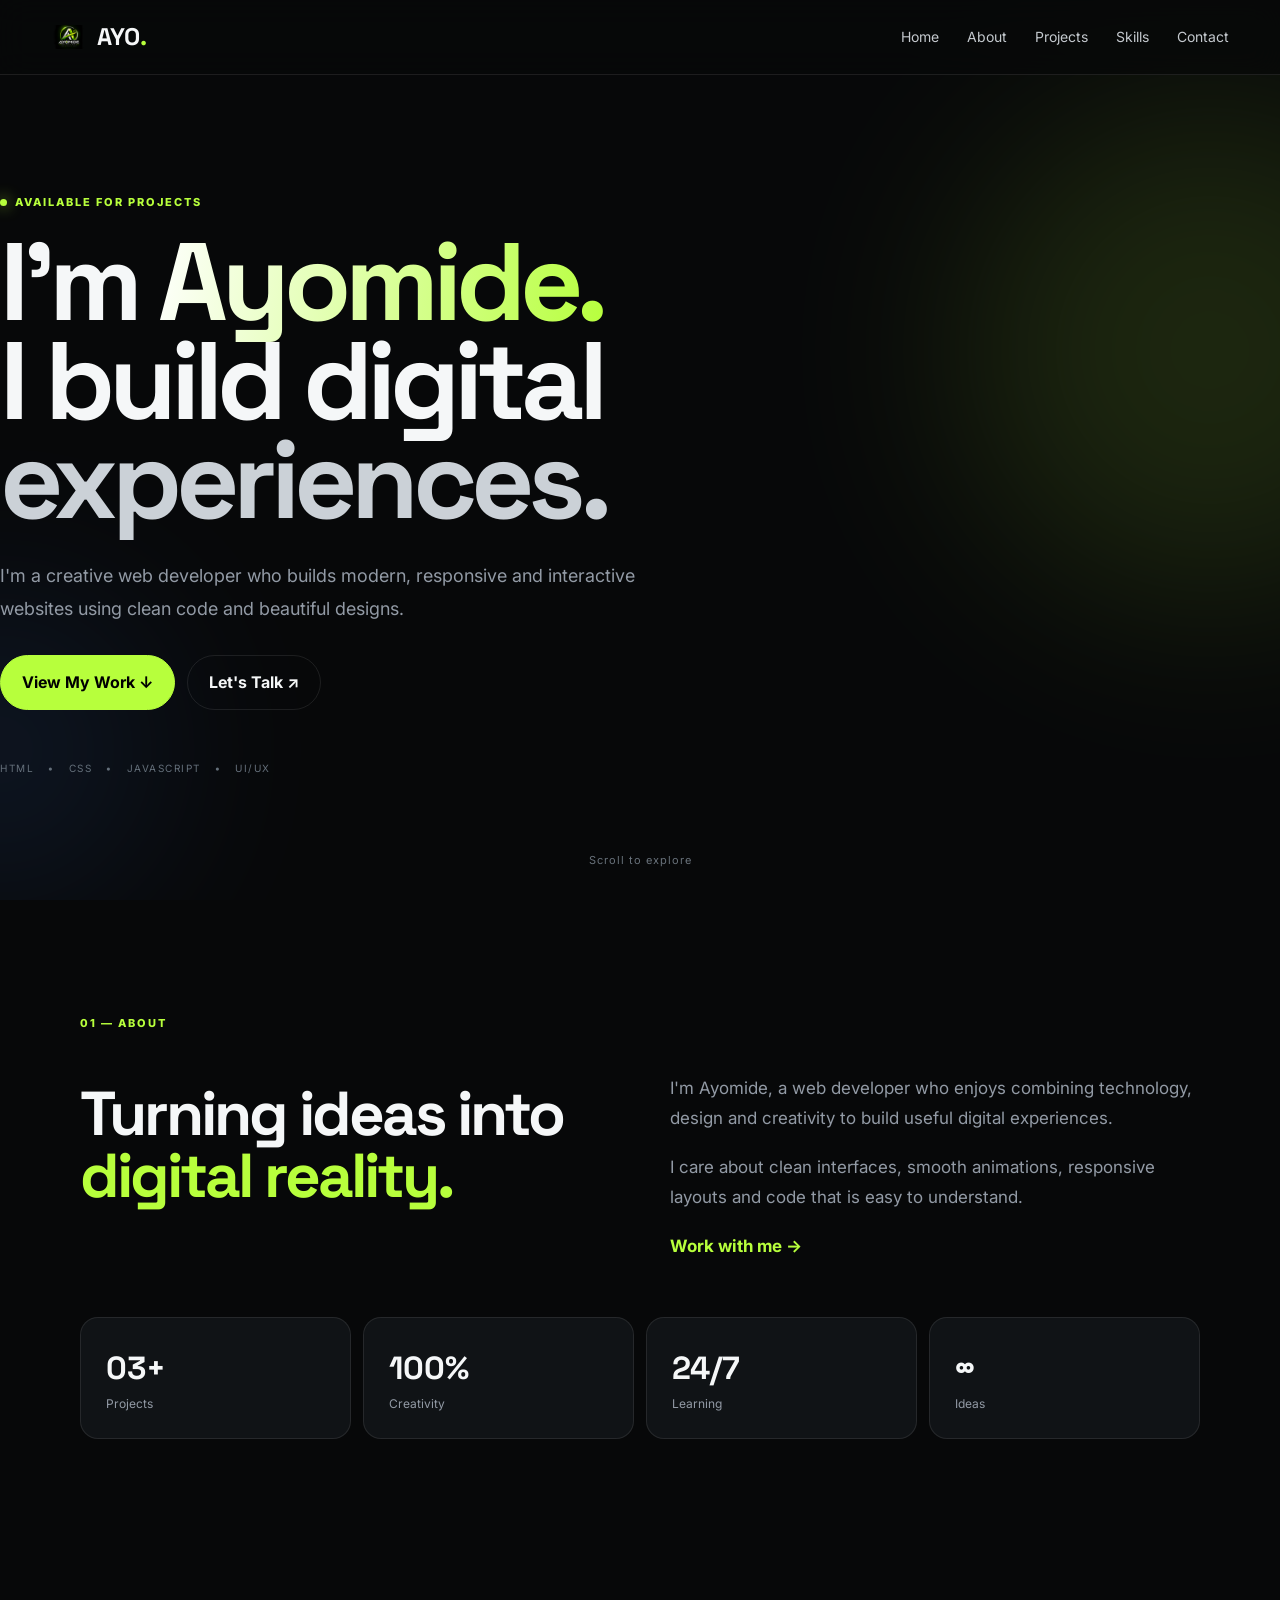
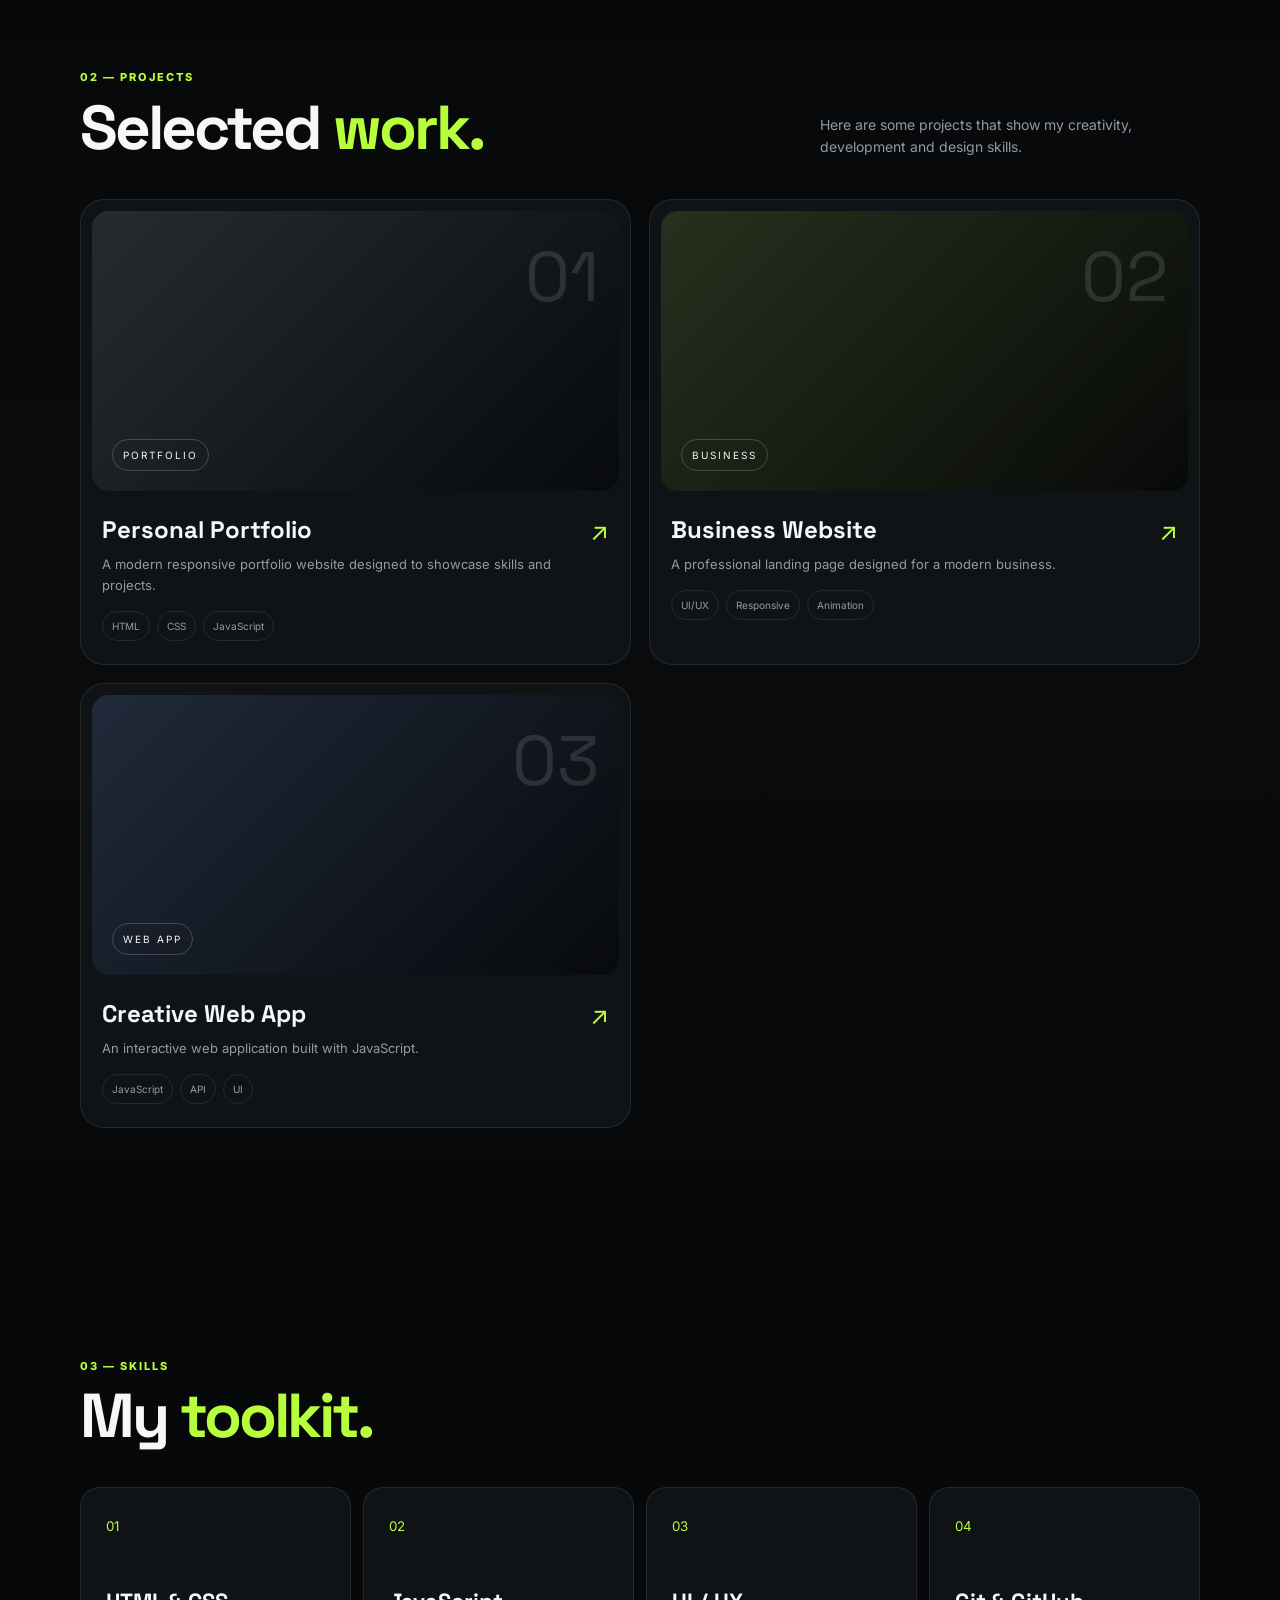
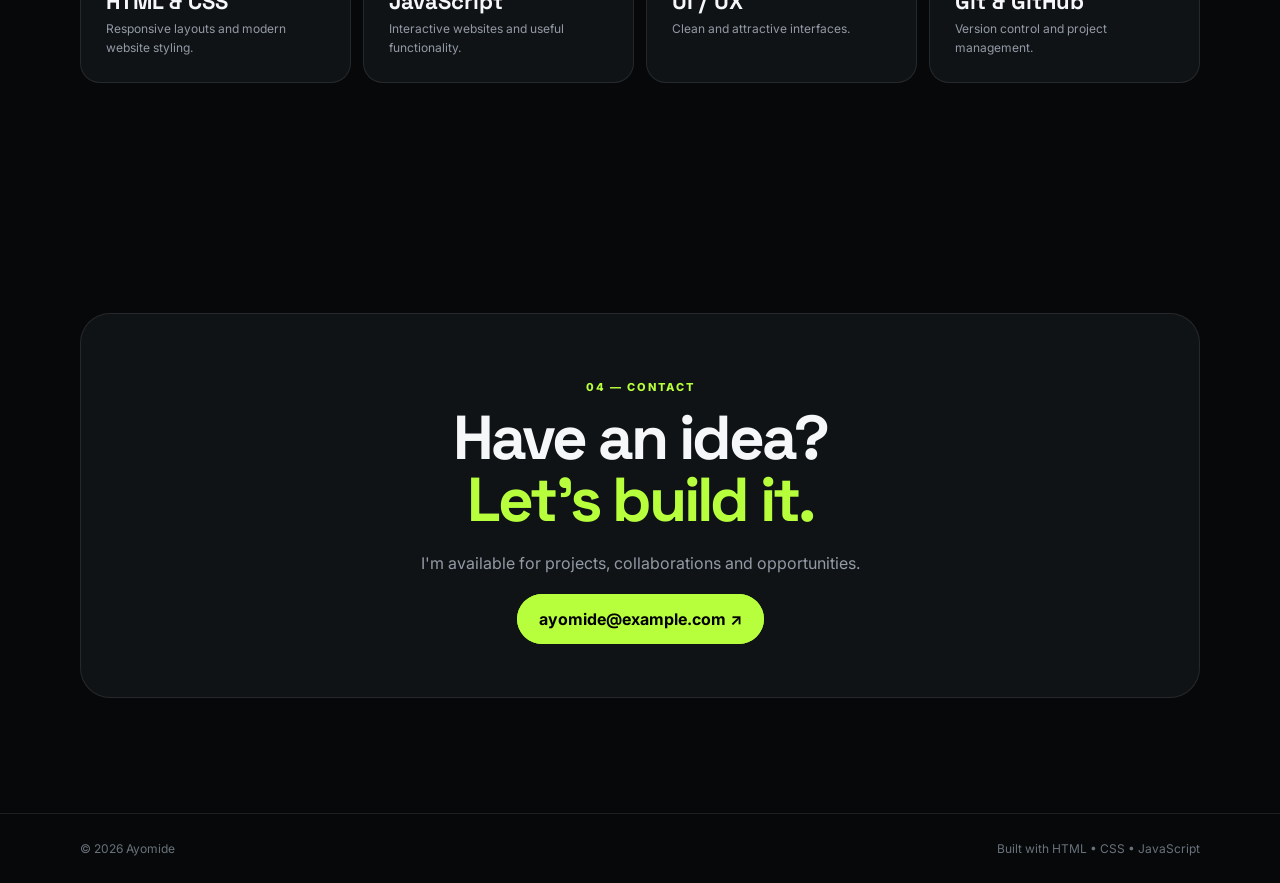
<file: index.html>
<!DOCTYPE html>
<html lang="en">
<head>
    <meta charset="UTF-8">
    <meta name="viewport" content="width=device-width, initial-scale=1.0">

    <title>Ayomide | Web Developer</title>

    <link rel="stylesheet" href="style.css">
</head>

<body>

    <!-- NAVIGATION -->
    <header class="navbar">

        <a href="#home" class="logo">
            <img src="logo.png" alt="Ayomide Logo">
            <span>AYO<span class="green">.</span></span>
        </a>

        <button class="menu-btn" id="menuBtn">
            ☰
        </button>

        <nav id="navLinks">
            <a href="#home">Home</a>
            <a href="#about">About</a>
            <a href="#projects">Projects</a>
            <a href="#skills">Skills</a>
            <a href="#contact">Contact</a>
        </nav>

    </header>


    <!-- HERO -->
    <section id="home" class="hero">

        <div class="glow glow-one"></div>
        <div class="glow glow-two"></div>

        <div class="hero-content reveal">

            <p class="available">
                <span></span>
                AVAILABLE FOR PROJECTS
            </p>

            <h1>
                I'm
                <span class="gradient">Ayomide.</span>
                <br>
                I build digital
                <br>
                <em>experiences.</em>
            </h1>

            <p class="hero-description">
                I'm a creative web developer who builds modern,
                responsive and interactive websites using clean code
                and beautiful designs.
            </p>

            <div class="buttons">

                <a href="#projects" class="btn primary">
                    View My Work ↓
                </a>

                <a href="#contact" class="btn secondary">
                    Let's Talk ↗
                </a>

            </div>

            <div class="technologies">
                <span>HTML</span>
                <b>•</b>
                <span>CSS</span>
                <b>•</b>
                <span>JAVASCRIPT</span>
                <b>•</b>
                <span>UI/UX</span>
            </div>

        </div>

        <a href="#about" class="scroll">
            Scroll to explore
        </a>

    </section>


    <!-- ABOUT -->
    <section id="about" class="section">

        <div class="container">

            <p class="section-title">01 — ABOUT</p>

            <div class="about-grid">

                <div class="reveal">

                    <h2>
                        Turning ideas into
                        <span>digital reality.</span>
                    </h2>

                </div>

                <div class="about-text reveal">

                    <p>
                        I'm Ayomide, a web developer who enjoys combining
                        technology, design and creativity to build useful
                        digital experiences.
                    </p>

                    <p>
                        I care about clean interfaces, smooth animations,
                        responsive layouts and code that is easy to understand.
                    </p>

                    <a href="#contact" class="text-link">
                        Work with me →
                    </a>

                </div>

            </div>


            <div class="stats reveal">

                <div class="stat">
                    <h3>03+</h3>
                    <p>Projects</p>
                </div>

                <div class="stat">
                    <h3>100%</h3>
                    <p>Creativity</p>
                </div>

                <div class="stat">
                    <h3>24/7</h3>
                    <p>Learning</p>
                </div>

                <div class="stat">
                    <h3>∞</h3>
                    <p>Ideas</p>
                </div>

            </div>

        </div>

    </section>


    <!-- PROJECTS -->
    <section id="projects" class="section projects-section">

        <div class="container">

            <div class="projects-heading reveal">

                <div>
                    <p class="section-title">02 — PROJECTS</p>

                    <h2>
                        Selected
                        <span>work.</span>
                    </h2>
                </div>

                <p>
                    Here are some projects that show my creativity,
                    development and design skills.
                </p>

            </div>


            <div class="projects">

                <!-- PROJECT 1 -->
                <article class="project reveal">

                    <div class="project-image project-one">

                        <span>01</span>

                        <label>PORTFOLIO</label>

                    </div>

                    <div class="project-info">

                        <div>

                            <h3>Personal Portfolio</h3>

                            <p>
                                A modern responsive portfolio website
                                designed to showcase skills and projects.
                            </p>

                        </div>

                        <a href="#">
                            ↗
                        </a>

                    </div>

                    <div class="tags">
                        <span>HTML</span>
                        <span>CSS</span>
                        <span>JavaScript</span>
                    </div>

                </article>


                <!-- PROJECT 2 -->
                <article class="project reveal">

                    <div class="project-image project-two">

                        <span>02</span>

                        <label>BUSINESS</label>

                    </div>

                    <div class="project-info">

                        <div>

                            <h3>Business Website</h3>

                            <p>
                                A professional landing page designed
                                for a modern business.
                            </p>

                        </div>

                        <a href="#">
                            ↗
                        </a>

                    </div>

                    <div class="tags">
                        <span>UI/UX</span>
                        <span>Responsive</span>
                        <span>Animation</span>
                    </div>

                </article>


                <!-- PROJECT 3 -->
                <article class="project reveal">

                    <div class="project-image project-three">

                        <span>03</span>

                        <label>WEB APP</label>

                    </div>

                    <div class="project-info">

                        <div>

                            <h3>Creative Web App</h3>

                            <p>
                                An interactive web application
                                built with JavaScript.
                            </p>

                        </div>

                        <a href="#">
                            ↗
                        </a>

                    </div>

                    <div class="tags">
                        <span>JavaScript</span>
                        <span>API</span>
                        <span>UI</span>
                    </div>

                </article>

            </div>

        </div>

    </section>


    <!-- SKILLS -->
    <section id="skills" class="section">

        <div class="container">

            <p class="section-title reveal">
                03 — SKILLS
            </p>

            <h2 class="reveal">
                My <span>toolkit.</span>
            </h2>


            <div class="skills">

                <div class="skill reveal">

                    <small>01</small>

                    <h3>HTML & CSS</h3>

                    <p>
                        Responsive layouts and modern website styling.
                    </p>

                </div>


                <div class="skill reveal">

                    <small>02</small>

                    <h3>JavaScript</h3>

                    <p>
                        Interactive websites and useful functionality.
                    </p>

                </div>


                <div class="skill reveal">

                    <small>03</small>

                    <h3>UI / UX</h3>

                    <p>
                        Clean and attractive interfaces.
                    </p>

                </div>


                <div class="skill reveal">

                    <small>04</small>

                    <h3>Git & GitHub</h3>

                    <p>
                        Version control and project management.
                    </p>

                </div>

            </div>

        </div>

    </section>


    <!-- CONTACT -->
    <section id="contact" class="section">

        <div class="container">

            <div class="contact reveal">

                <p class="section-title">
                    04 — CONTACT
                </p>

                <h2>
                    Have an idea?
                    <br>
                    <span>Let's build it.</span>
                </h2>

                <p class="contact-text">
                    I'm available for projects, collaborations and
                    opportunities.
                </p>

                <!-- CHANGE THIS EMAIL -->
                <a
                    href="mailto:ayomide@example.com"
                    class="btn primary"
                >
                    ayomide@example.com ↗
                </a>

            </div>

        </div>

    </section>


    <!-- FOOTER -->
    <footer>

        <div class="container footer-content">

            <p>
                © 2026 Ayomide
            </p>

            <p>
                Built with HTML • CSS • JavaScript
            </p>

        </div>

    </footer>


    <script src="script.js"></script>

</body>
</html>
</file>
<file: style.css>
@import url(
    'https://fonts.googleapis.com/css2?family=Inter:wght@400;500;600;700;800&family=Space+Grotesk:wght@500;600;700&display=swap'
);


/* =========================
   VARIABLES
========================= */

:root {

    --background: #070809;
    --card: #101316;

    --text: #f5f7f8;
    --muted: #929aa5;

    --green: #b7ff3c;

    --border: rgba(255,255,255,0.09);

    --max-width: 1120px;
}


/* =========================
   RESET
========================= */

* {
    margin: 0;
    padding: 0;
    box-sizing: border-box;
}

html {
    scroll-behavior: smooth;
}

body {

    font-family: "Inter", sans-serif;

    background: var(--background);

    color: var(--text);

    line-height: 1.6;

    overflow-x: hidden;
}

a {
    color: inherit;
    text-decoration: none;
}

.container {

    width: 92%;

    max-width: var(--max-width);

    margin: auto;
}


/* =========================
   NAVBAR
========================= */

.navbar {

    position: fixed;

    top: 0;

    left: 0;

    width: 100%;

    height: 75px;

    z-index: 100;

    display: flex;

    align-items: center;

    justify-content: space-between;

    padding: 0 4%;

    background: rgba(7,8,9,0.75);

    backdrop-filter: blur(15px);

    border-bottom: 1px solid var(--border);
}


.logo {

    display: flex;

    align-items: center;

    gap: 10px;

    font-family: "Space Grotesk";

    font-size: 24px;

    font-weight: 700;
}


.logo img {

    width: 36px;

    height: 36px;

    object-fit: contain;
}


.green {

    color: var(--green);
}


nav {

    display: flex;

    align-items: center;

    gap: 28px;
}


nav a {

    color: #c4c9ce;

    font-size: 14px;

    transition: 0.3s;
}


nav a:hover {

    color: var(--green);
}


.menu-btn {

    display: none;

    background: transparent;

    border: none;

    color: white;

    font-size: 28px;

    cursor: pointer;
}


/* =========================
   HERO
========================= */

.hero {

    min-height: 100vh;

    position: relative;

    display: flex;

    align-items: center;

    overflow: hidden;
}


.hero-content {

    position: relative;

    z-index: 2;

    padding-top: 70px;
}


.available {

    color: var(--green);

    font-size: 11px;

    font-weight: 800;

    letter-spacing: 2px;

    margin-bottom: 22px;

    display: flex;

    align-items: center;

    gap: 8px;
}


.available span {

    width: 7px;

    height: 7px;

    background: var(--green);

    border-radius: 50%;

    box-shadow: 0 0 15px var(--green);

    animation: pulse 2s infinite;
}


h1 {

    font-family: "Space Grotesk";

    font-size: clamp(55px, 9vw, 110px);

    line-height: 0.9;

    letter-spacing: -6px;
}


.gradient {

    background: linear-gradient(
        100deg,
        white,
        var(--green)
    );

    -webkit-background-clip: text;

    color: transparent;
}


h1 em {

    color: #cbd1d7;

    font-style: normal;
}


.hero-description {

    max-width: 650px;

    margin: 30px 0;

    color: var(--muted);

    font-size: 18px;

    line-height: 1.8;
}


/* =========================
   BUTTONS
========================= */

.buttons {

    display: flex;

    gap: 12px;

    flex-wrap: wrap;
}


.btn {

    padding: 14px 21px;

    border-radius: 50px;

    border: 1px solid var(--border);

    font-weight: 700;

    transition: 0.3s;
}


.primary {

    background: var(--green);

    color: black;

    border-color: var(--green);
}


.primary:hover {

    transform: translateY(-4px);

    box-shadow:
        0 15px 40px
        rgba(183,255,60,0.2);
}


.secondary:hover {

    border-color: white;

    transform: translateY(-4px);
}


.technologies {

    margin-top: 50px;

    display: flex;

    gap: 14px;

    color: #65707b;

    font-size: 10px;

    letter-spacing: 1.5px;
}


/* =========================
   BACKGROUND GLOW
========================= */

.glow {

    position: absolute;

    border-radius: 50%;

    filter: blur(100px);

    opacity: 0.12;
}


.glow-one {

    width: 500px;

    height: 500px;

    background: var(--green);

    right: -180px;

    top: 100px;

    animation: floating 8s infinite;
}


.glow-two {

    width: 300px;

    height: 300px;

    background: #4d8cff;

    left: -150px;

    bottom: 0;

    animation: floating 10s infinite reverse;
}


/* =========================
   SCROLL
========================= */

.scroll {

    position: absolute;

    bottom: 30px;

    left: 50%;

    transform: translateX(-50%);

    color: #68717a;

    font-size: 11px;

    letter-spacing: 1px;
}


/* =========================
   SECTIONS
========================= */

.section {

    padding: 115px 0;
}


.section-title {

    color: var(--green);

    font-size: 11px;

    font-weight: 800;

    letter-spacing: 2px;
}


h2 {

    font-family: "Space Grotesk";

    font-size: clamp(38px, 5vw, 62px);

    line-height: 1;

    letter-spacing: -3px;

    margin-top: 10px;
}


h2 span {

    color: var(--green);
}


/* =========================
   ABOUT
========================= */

.about-grid {

    display: grid;

    grid-template-columns: 1fr 1fr;

    gap: 60px;

    margin-top: 40px;
}


.about-text {

    color: var(--muted);

    font-size: 17px;

    line-height: 1.8;
}


.about-text p {

    margin-bottom: 18px;
}


.text-link {

    color: var(--green);

    font-weight: 700;
}


.stats {

    display: grid;

    grid-template-columns: repeat(4,1fr);

    gap: 12px;

    margin-top: 55px;
}


.stat {

    padding: 25px;

    background: var(--card);

    border: 1px solid var(--border);

    border-radius: 18px;
}


.stat h3 {

    font-family: "Space Grotesk";

    font-size: 32px;
}


.stat p {

    color: var(--muted);

    font-size: 12px;
}


/* =========================
   PROJECTS
========================= */

.projects-section {

    background:
        linear-gradient(
            180deg,
            transparent,
            rgba(255,255,255,0.015),
            transparent
        );
}


.projects-heading {

    display: flex;

    justify-content: space-between;

    align-items: end;

    margin-bottom: 40px;
}


.projects-heading > p {

    max-width: 380px;

    color: var(--muted);

    font-size: 14px;
}


.projects {

    display: grid;

    grid-template-columns: repeat(2,1fr);

    gap: 18px;
}


.project {

    background: var(--card);

    border: 1px solid var(--border);

    border-radius: 24px;

    padding: 11px;

    transition: 0.3s;
}


.project:hover {

    transform: translateY(-8px);

    border-color: rgba(183,255,60,0.4);
}


.project-image {

    height: 280px;

    border-radius: 17px;

    position: relative;

    overflow: hidden;

    display: flex;

    align-items: end;

    padding: 20px;
}


.project-image span {

    position: absolute;

    top: 10px;

    right: 20px;

    font-family: "Space Grotesk";

    font-size: 70px;

    opacity: 0.12;
}


.project-image label {

    border: 1px solid rgba(255,255,255,0.2);

    padding: 7px 10px;

    border-radius: 30px;

    font-size: 10px;

    letter-spacing: 2px;
}


.project-one {

    background:
        linear-gradient(
            135deg,
            #252c31,
            #080a0c
        );
}


.project-two {

    background:
        linear-gradient(
            135deg,
            #27301e,
            #080a08
        );
}


.project-three {

    background:
        linear-gradient(
            135deg,
            #202a3a,
            #080a0d
        );
}


.project-info {

    display: flex;

    justify-content: space-between;

    padding: 20px 10px 10px;
}


.project-info h3 {

    font-family: "Space Grotesk";

    font-size: 24px;
}


.project-info p {

    color: var(--muted);

    font-size: 13px;

    margin-top: 5px;
}


.project-info a {

    color: var(--green);

    font-size: 25px;
}


.tags {

    display: flex;

    gap: 7px;

    padding: 5px 10px 12px;
}


.tags span {

    color: #929ba4;

    border: 1px solid var(--border);

    border-radius: 30px;

    padding: 6px 9px;

    font-size: 10px;
}


/* =========================
   SKILLS
========================= */

.skills {

    display: grid;

    grid-template-columns: repeat(4,1fr);

    gap: 12px;

    margin-top: 40px;
}


.skill {

    background: var(--card);

    border: 1px solid var(--border);

    border-radius: 20px;

    padding: 25px;

    min-height: 190px;

    transition: 0.3s;
}


.skill:hover {

    transform: translateY(-5px);

    border-color: rgba(183,255,60,0.4);
}


.skill small {

    color: var(--green);
}


.skill h3 {

    font-family: "Space Grotesk";

    font-size: 22px;

    margin-top: 45px;
}


.skill p {

    color: var(--muted);

    font-size: 12px;
}


/* =========================
   CONTACT
========================= */

.contact {

    background: var(--card);

    border: 1px solid var(--border);

    border-radius: 30px;

    padding: 65px;

    text-align: center;
}


.contact-text {

    color: var(--muted);

    max-width: 550px;

    margin: 20px auto 30px;
}


/* =========================
   FOOTER
========================= */

footer {

    border-top: 1px solid var(--border);

    padding: 25px 0;

    color: #69727c;

    font-size: 12px;
}


.footer-content {

    display: flex;

    justify-content: space-between;
}


/* =========================
   ANIMATIONS
========================= */

.reveal {

    opacity: 0;

    transform: translateY(35px);

    transition:
        opacity 0.8s ease,
        transform 0.8s ease;
}


.reveal.active {

    opacity: 1;

    transform: translateY(0);
}


@keyframes floating {

    0%,100% {
        transform: translateY(0);
    }

    50% {
        transform: translateY(-25px);
    }
}


@keyframes pulse {

    50% {
        transform: scale(0.6);

        opacity: 0.4;
    }
}


/* =========================
   MOBILE
========================= */

@media(max-width:800px) {

    .menu-btn {
        display: block;
    }


    nav {

        display: none;

        position: absolute;

        top: 75px;

        left: 0;

        width: 100%;

        background: #08090a;

        flex-direction: column;

        padding: 25px;

        border-bottom: 1px solid var(--border);
    }


    nav.open {
        display: flex;
    }


    .about-grid {

        grid-template-columns: 1fr;
    }


    .projects {

        grid-template-columns: 1fr;
    }


    .skills {

        grid-template-columns: 1fr 1fr;
    }


    .stats {

        grid-template-columns: 1fr 1fr;
    }


    .projects-heading {

        display: block;
    }


    .projects-heading > p {

        margin-top: 15px;
    }
}


@media(max-width:500px) {

    h1 {

        letter-spacing: -3px;
    }


    .skills,
    .stats {

        grid-template-columns: 1fr;
    }


    .section {

        padding: 80px 0;
    }


    .contact {

        padding: 40px 20px;
    }


    .footer-content {

        display: block;
    }
}
</file>
